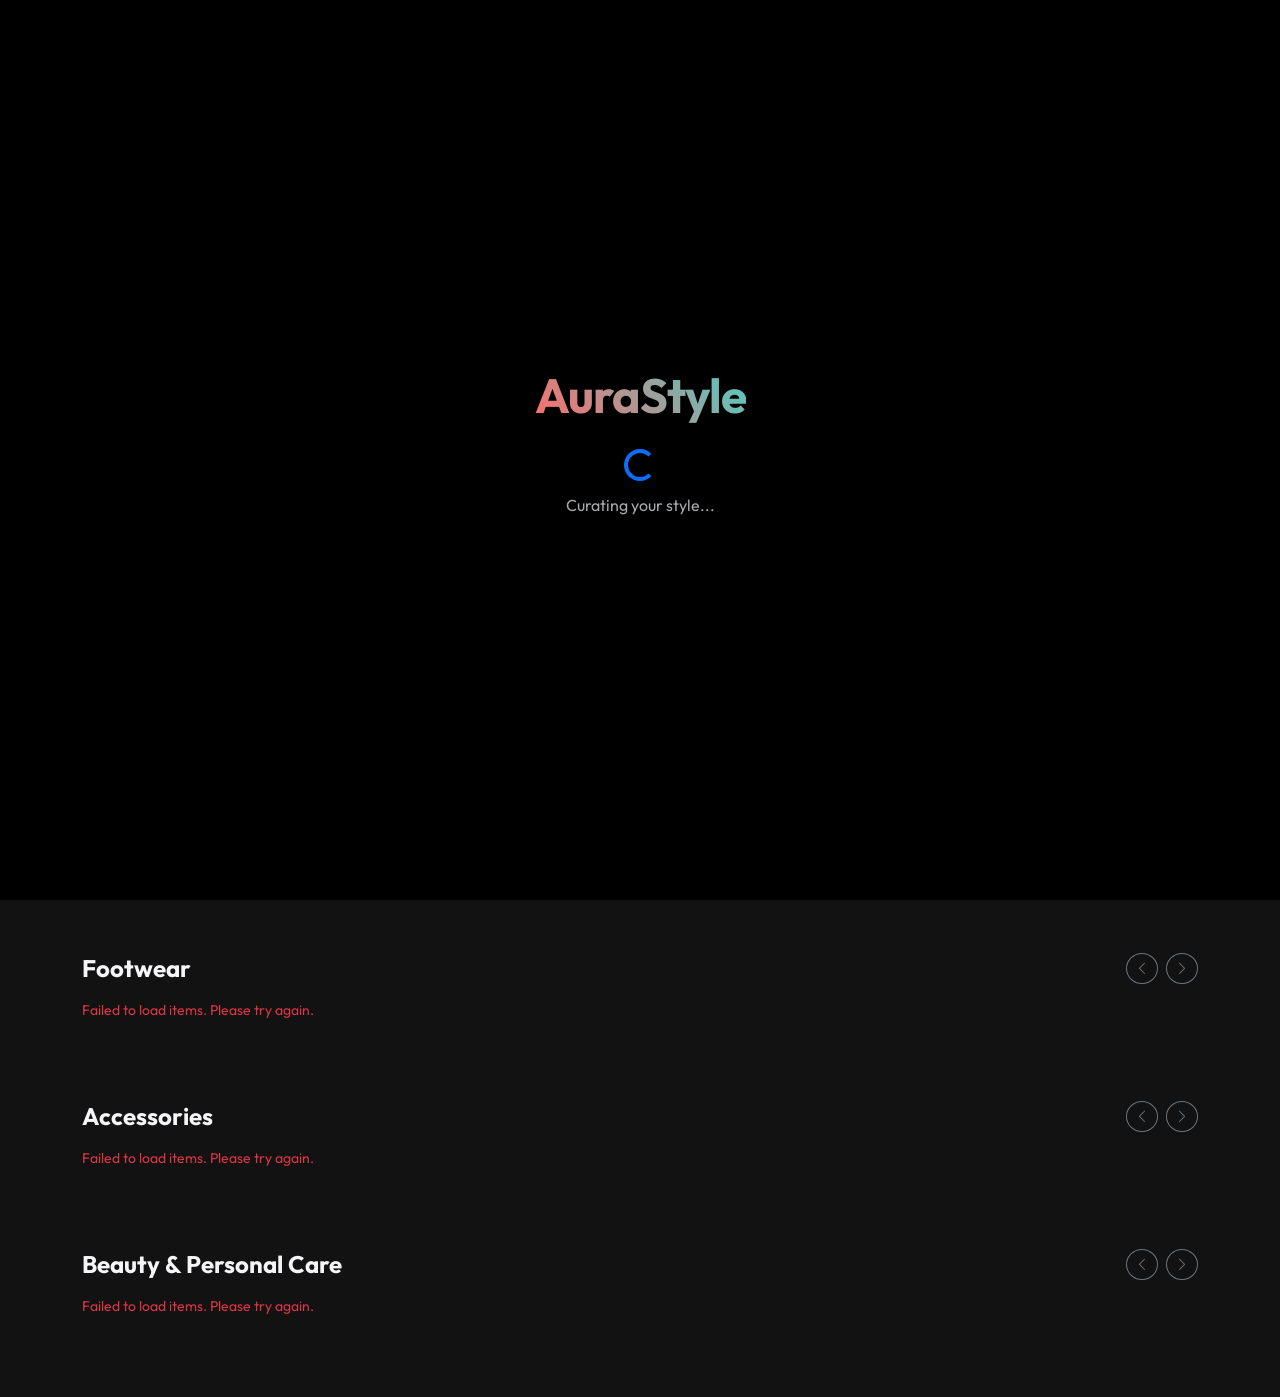
<file: frontend/index.html>
<!DOCTYPE html>
<html lang="en" data-bs-theme="light">
<head>
    <meta charset="UTF-8">
    <meta name="viewport" content="width=device-width, initial-scale=1.0">
    <title>AuraStyle - AI Fashion Discovery</title>
    <!-- Bootstrap 5 CSS -->
    <link href="https://cdn.jsdelivr.net/npm/bootstrap@5.3.2/dist/css/bootstrap.min.css" rel="stylesheet">
    <!-- Bootstrap Icons -->
    <link rel="stylesheet" href="https://cdn.jsdelivr.net/npm/bootstrap-icons@1.11.1/font/bootstrap-icons.css">
    <!-- Google Fonts -->
    <link href="https://fonts.googleapis.com/css2?family=Outfit:wght@300;400;500;600;700&display=swap" rel="stylesheet">
    <!-- Custom CSS -->
    <link rel="stylesheet" href="./css/style.css?v=2">
</head>
<body>

    <!-- Splash Screen -->
    <div id="splash-screen" class="splash-screen">
        <div class="splash-content text-center">
            <h1 class="splash-logo">AuraStyle</h1>
            <div class="spinner-border text-primary mt-3" role="status">
                <span class="visually-hidden">Loading...</span>
            </div>
            <p class="mt-2 text-muted">Curating your style...</p>
        </div>
    </div>

    <!-- Navigation -->
    <nav class="navbar navbar-expand-lg fixed-top glass-nav shadow-sm">
        <div class="container">
            <a class="navbar-brand fw-bold" href="#" id="nav-brand">AuraStyle</a>
            <button class="navbar-toggler" type="button" data-bs-toggle="collapse" data-bs-target="#navbarNav">
                <span class="navbar-toggler-icon"></span>
            </button>
            <div class="collapse navbar-collapse" id="navbarNav">
                <ul class="navbar-nav me-auto mb-2 mb-lg-0 px-3">
                    <li class="nav-item">
                        <a class="nav-link fw-bold" href="#" id="nav-home-link">Home</a>
                    </li>

                    <li class="nav-item d-none" id="nav-profile-item">
                        <span class="nav-link text-muted fw-medium" id="nav-username"></span>
                    </li>
                </ul>
                <div class="d-flex align-items-center gap-3">
                    <button class="btn btn-link nav-link" id="theme-toggle" title="Toggle Theme">
                        <i class="bi bi-moon-stars"></i>
                    </button>
                    <div id="auth-buttons" class="d-none"></div>
                    <div id="user-menu" class="d-none dropdown">
                        <button class="btn btn-link nav-link dropdown-toggle" type="button" data-bs-toggle="dropdown">
                            <i class="bi bi-person-circle fs-5"></i>
                        </button>
                        <ul class="dropdown-menu dropdown-menu-end">
                            <li><a class="dropdown-item" href="profile.html">Dashboard</a></li>
                            <li><a class="dropdown-item" href="profile.html">Favorites</a></li>
                            <li><hr class="dropdown-divider"></li>
                            <li><a class="dropdown-item text-danger" href="#" id="btn-logout">Logout</a></li>
                        </ul>
                    </div>
                </div>
        </div>
    </nav>

    <!-- Main Content Area -->
    <main class="container mt-5 pt-5 animate-fade-up" id="main-content">
        <!-- Hero & Search Section -->
        <section class="hero-section text-center py-5">
            <h1 class="display-4 fw-bold mb-3">Discover Your Aura</h1>
            <p class="lead text-muted mb-5">Search fashion with natural language or images using AI.</p>
            
            <div class="search-container mx-auto position-relative" style="max-width: 800px;">
                <div class="input-group input-group-lg shadow-sm search-box-wrapper glass-panel">
                    <input type="text" class="form-control border-0 bg-transparent px-4" id="search-input" placeholder="Search for products...">
                    <div class="d-flex align-items-center gap-2 border-start ps-3">
                        <button class="btn btn-link text-muted p-2" id="btn-voice-search" title="Voice Search"><i class="bi bi-mic-fill fs-5"></i></button>
                        <label for="image-upload-input" class="btn btn-link text-muted p-2 mb-0" title="Image Search"><i class="bi bi-camera-fill fs-5"></i></label>
                        <input type="file" id="image-upload-input" class="d-none" accept="image/*">
                        <button class="btn btn-light rounded-pill px-3" type="button" data-bs-toggle="offcanvas" data-bs-target="#filterOffcanvas">
                            <i class="bi bi-sliders me-1"></i> Filters
                        </button>
                        <button class="btn btn-primary rounded-pill px-4 py-2 fw-bold fs-5 shadow-sm" id="btn-search">Search</button>
                    </div>
                </div>
                
                <!-- Search Autocomplete Dropdown -->
                <div id="search-autocomplete-dropdown" class="position-absolute w-100 mt-2 rounded-4 shadow-lg d-none overflow-hidden text-start" style="z-index: 1000; top: 100%; background-color: var(--bg-color); border: 1px solid var(--border-color);">
                    <!-- Default State: Popular & Recent -->
                    <div id="autocomplete-default-state">
                        <div class="p-3 border-bottom d-none" id="recent-searches-container">
                            <span class="fw-bold text-muted small text-uppercase">Recent Searches</span>
                            <div id="recent-searches-list" class="list-group list-group-flush mt-2"></div>
                        </div>
                        <div class="p-3">
                            <span class="fw-bold text-muted small text-uppercase">Popular Searches</span>
                            <div id="popular-searches-list" class="d-flex flex-wrap gap-2 mt-2">
                                <span class="badge bg-secondary bg-opacity-10 text-body rounded-pill px-3 py-2 cursor-pointer popular-search-badge">Floral summer dress</span>
                                <span class="badge bg-secondary bg-opacity-10 text-body rounded-pill px-3 py-2 cursor-pointer popular-search-badge">Men's formal shoes</span>
                                <span class="badge bg-secondary bg-opacity-10 text-body rounded-pill px-3 py-2 cursor-pointer popular-search-badge">Kids winter jacket</span>
                                <span class="badge bg-secondary bg-opacity-10 text-body rounded-pill px-3 py-2 cursor-pointer popular-search-badge">Minimalist watch</span>
                            </div>
                        </div>
                    </div>
                    
                    <!-- Suggestions State (When typing) -->
                    <div id="autocomplete-suggestions-state" class="d-none">
                        <div class="p-3 border-bottom">
                            <span class="fw-bold text-muted small text-uppercase">Suggestions</span>
                        </div>
                        <div id="autocomplete-suggestions-list" class="list-group list-group-flush">
                            <!-- Items populated via JS -->
                        </div>
                    </div>
                </div>

                <div id="image-preview-container" class="d-none mt-3 text-start position-absolute bg-body-tertiary p-2 rounded shadow-sm" style="top: 100%; left: 0; z-index: 100;">
                    <div class="d-flex align-items-center gap-2">
                        <img id="image-preview" src="" alt="Preview" style="height: 60px; width: 60px; object-fit: cover; border-radius: 8px;">
                        <span class="text-muted small">Hybrid search active</span>
                        <button class="btn btn-sm btn-link text-danger ms-auto" id="btn-clear-image"><i class="bi bi-x-lg"></i></button>
                    </div>
                </div>
            </div>
        </section>

        <!-- Storefront Section (Dynamic Categories) -->
        <section class="storefront-section mt-5" id="storefront-section">
            <!-- Categories will be injected here by app.js -->
        </section>

        <!-- Search Results Section -->
        <section class="results-section mt-5 d-none" id="results-section">
            <div class="d-flex align-items-center mb-4 gap-3">
                <button class="btn btn-link text-decoration-none p-0" id="btn-back-from-results" title="Go Back">
                    <i class="bi bi-arrow-left fs-3" style="color: var(--text-color);"></i>
                </button>
                <h3 class="fw-bold mb-0">Results <span class="fs-6 fw-normal text-muted" id="results-count">(0)</span></h3>
            </div>
            <!-- Pinterest style masonry grid will be injected here -->
            <div class="masonry-grid" id="products-grid">
                <!-- Skeleton loader -->
            </div>
        </section>


    </main>

    <!-- Filter Offcanvas -->
    <div class="offcanvas offcanvas-end filter-offcanvas glass-panel" tabindex="-1" id="filterOffcanvas" aria-labelledby="filterOffcanvasLabel">
        <div class="offcanvas-header border-bottom border-secondary border-opacity-25">
            <h5 class="offcanvas-title fw-bold" id="filterOffcanvasLabel"><i class="bi bi-funnel me-2"></i> Refine Search</h5>
            <button type="button" class="btn-close" data-bs-dismiss="offcanvas" aria-label="Close"></button>
        </div>
        <div class="offcanvas-body">
            <form id="advanced-filter-form">
                <div class="mb-3">
                    <label class="form-label">Category / Product Type</label>
                    <select class="form-select" id="filter-category">
                        <option value="">All Categories</option>
                        <option value="Kurta">Ethnic Wear (Kurtas, Sets)</option>
                        <option value="Shirt">Shirts & Tops</option>
                        <option value="Pant|Trousers|Jeans">Bottoms (Pants, Jeans)</option>
                        <option value="Shoe|Footwear">Footwear</option>
                        <option value="Watch|Accessory">Accessories & Watches</option>
                        <option value="Suit|Blazer">Suits & Blazers</option>
                    </select>
                </div>
                <div class="mb-3">
                    <label class="form-label">Gender & Age</label>
                    <select class="form-select" id="filter-gender">
                        <option value="">Anyone</option>
                        <option value="Men">Men's Fashion</option>
                        <option value="Women">Women's Fashion</option>
                        <option value="Kids|Boys|Girls">Kids' Fashion</option>
                    </select>
                </div>
                <div class="mb-3">
                    <label class="form-label">Price Range</label>
                    <div class="d-flex gap-2">
                        <input type="number" class="form-control" id="filter-price-min" placeholder="Min ₹" min="0">
                        <input type="number" class="form-control" id="filter-price-max" placeholder="Max ₹" min="0">
                    </div>
                </div>
                <div class="mb-3">
                    <label class="form-label">Material</label>
                    <select class="form-select" id="filter-material">
                        <option value="">Any Material</option>
                        <option value="Cotton">Cotton</option>
                        <option value="Silk">Silk</option>
                        <option value="Denim">Denim</option>
                        <option value="Leather">Leather</option>
                    </select>
                </div>
                <div class="mb-3">
                    <label class="form-label">Color</label>
                    <input type="text" class="form-control" id="filter-color" placeholder="e.g. Red, Black, Navy">
                </div>
                <div class="mb-3 form-check">
                    <input type="checkbox" class="form-check-input" id="filter-sale">
                    <label class="form-check-label fw-medium" for="filter-sale">On Sale / Discounted</label>
                </div>
                <div class="mb-3 form-check">
                    <input type="checkbox" class="form-check-input" id="filter-trending">
                    <label class="form-check-label fw-medium" for="filter-trending">Trending Items Only</label>
                </div>
            </form>
        </div>
        <div class="offcanvas-footer p-3 border-top border-secondary border-opacity-25 d-flex gap-2">
            <button type="button" class="btn btn-outline-secondary w-50" id="btn-clear-filters">Clear All</button>
            <button type="button" class="btn btn-primary w-50" id="btn-apply-filters" data-bs-dismiss="offcanvas">Apply Filters</button>
        </div>
    </div>

    <!-- Toast Container -->
    <div class="toast-container position-fixed bottom-0 end-0 p-3">
        <div id="appToast" class="toast border-0 shadow" role="alert" aria-live="assertive" aria-atomic="true">
            <div class="toast-header border-0">
                <i class="bi bi-check-circle-fill text-success me-2" id="toast-icon"></i>
                <strong class="me-auto" id="toast-title">Notification</strong>
                <button type="button" class="btn-close" data-bs-dismiss="toast" aria-label="Close"></button>
            </div>
            <div class="toast-body fw-medium" id="toast-message"></div>
        </div>
    </div>

    <!-- Image Preview Modal -->
    <div class="modal fade" id="imagePreviewModal" tabindex="-1" aria-hidden="true">
        <div class="modal-dialog modal-dialog-centered modal-xl">
            <div class="modal-content bg-transparent border-0">
                <div class="modal-header border-0 position-absolute w-100 p-4" style="z-index: 10;">
                    <button type="button" class="btn btn-dark rounded-circle shadow ms-auto d-flex justify-content-center align-items-center" data-bs-dismiss="modal" aria-label="Close" style="width: 40px; height: 40px;">
                        <i class="bi bi-x-lg fs-5"></i>
                    </button>
                </div>
                <div class="modal-body text-center p-0 d-flex justify-content-center align-items-center" style="min-height: 50vh;">
                    <img id="previewModalImage" src="" class="img-fluid shadow-lg" style="max-height: 90vh; object-fit: contain;">
                </div>
            </div>
        </div>
    </div>

    <!-- Bootstrap 5 JS -->
    <script src="https://cdn.jsdelivr.net/npm/bootstrap@5.3.2/dist/js/bootstrap.bundle.min.js"></script>
    <!-- Custom JS -->
    <script src="./js/api.js?v=2"></script>
    <script src="./js/app.js?v=2"></script>
</body>
</html>
</file>
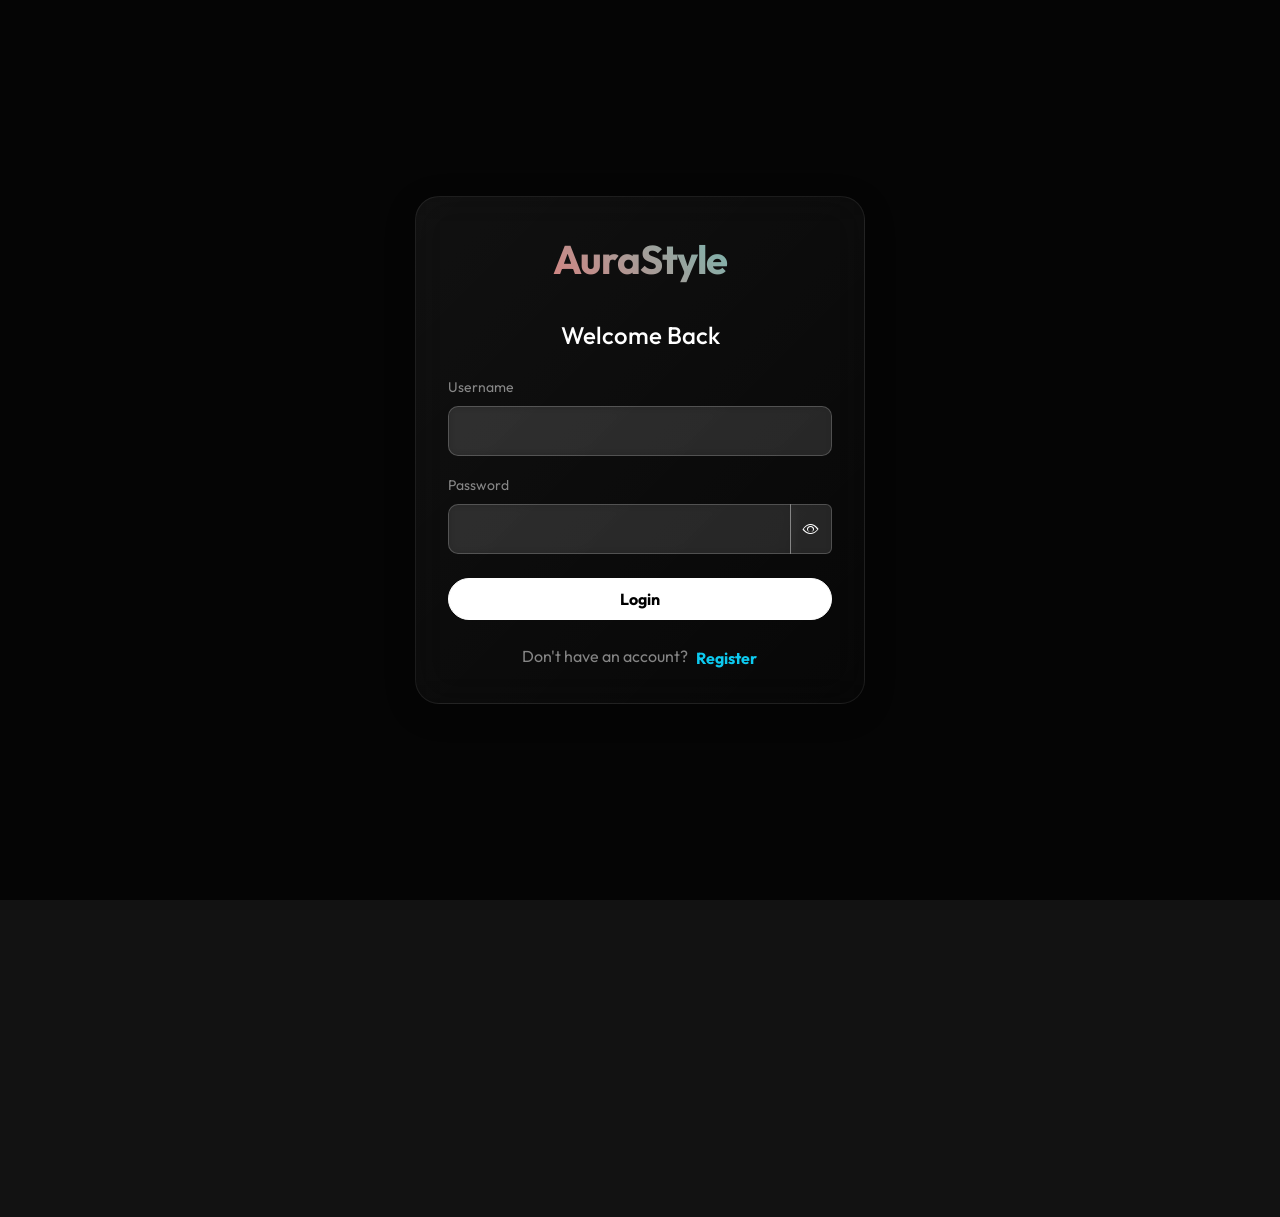
<file: frontend/auth.html>
<!DOCTYPE html>
<html lang="en" data-bs-theme="dark">
<head>
    <meta charset="UTF-8">
    <meta name="viewport" content="width=device-width, initial-scale=1.0">
    <title>AuraStyle - Authentication</title>
    <link href="https://cdn.jsdelivr.net/npm/bootstrap@5.3.2/dist/css/bootstrap.min.css" rel="stylesheet">
    <link rel="stylesheet" href="https://cdn.jsdelivr.net/npm/bootstrap-icons@1.11.1/font/bootstrap-icons.css">
    <link href="https://fonts.googleapis.com/css2?family=Outfit:wght@300;400;500;600;700&display=swap" rel="stylesheet">
    <link rel="stylesheet" href="./css/style.css">
    <style>
        body {
            min-height: 100vh;
            display: flex;
            align-items: center;
            justify-content: center;
            margin: 0;
            padding: 1rem;
        }

        .auth-container {
            width: 100%;
            max-width: 450px;
            padding: 2rem;
            border-radius: 24px;
            position: relative;
            z-index: 10;
        }



        .form-section {
            transition: opacity 0.4s ease, transform 0.4s ease;
        }

        .form-section.hidden {
            opacity: 0;
            transform: translateX(20px);
            pointer-events: none;
            position: absolute;
            width: calc(100% - 4rem);
        }

        .auth-logo {
            font-size: 2.5rem;
            font-weight: 700;
            letter-spacing: -1px;
            background: linear-gradient(45deg, #ff6b6b, #4ecdc4);
            -webkit-background-clip: text;
            -webkit-text-fill-color: transparent;
            text-align: center;
            margin-bottom: 2rem;
        }

        .auth-input {
            background: rgba(255, 255, 255, 0.1) !important;
            border: 1px solid rgba(255, 255, 255, 0.2) !important;
            color: #fff !important;
            backdrop-filter: blur(5px);
        }

        .auth-input::placeholder {
            color: rgba(255, 255, 255, 0.6) !important;
        }

        .auth-input:focus {
            box-shadow: 0 0 0 0.25rem rgba(78, 205, 196, 0.25) !important;
            border-color: #4ecdc4 !important;
        }
    </style>
</head>
<body>
    <div class="glass-panel auth-container animate-fade-up">
        <div class="auth-logo">AuraStyle</div>
        
        <!-- Login Form -->
        <div id="login-section" class="form-section">
            <h4 class="text-white text-center mb-4">Welcome Back</h4>
            <form id="login-form">
                <div class="mb-3">
                    <label class="form-label text-white-50 small">Username</label>
                    <input type="text" class="form-control auth-input" id="login-username" required>
                </div>
                <div class="mb-4 position-relative">
                    <label class="form-label text-white-50 small">Password</label>
                    <div class="input-group">
                        <input type="password" class="form-control auth-input border-end-0" id="login-password" required>
                        <button class="btn btn-outline-secondary auth-input border-start-0 toggle-password" type="button"><i class="bi bi-eye"></i></button>
                    </div>
                </div>
                <button type="submit" class="btn btn-primary w-100 py-2 fw-bold" id="login-submit-btn">Login</button>
            </form>
            <div class="text-center mt-4">
                <span class="text-white-50">Don't have an account?</span>
                <button class="btn btn-link text-info text-decoration-none p-0 ms-1 fw-bold" id="show-register">Register</button>
            </div>
        </div>

        <!-- Register Form -->
        <div id="register-section" class="form-section hidden">
            <h4 class="text-white text-center mb-4">Create Account</h4>
            <form id="register-form">
                <div class="mb-3">
                    <label class="form-label text-white-50 small">Username</label>
                    <input type="text" class="form-control auth-input" id="reg-username" required>
                </div>
                <div class="mb-3">
                    <label class="form-label text-white-50 small">Email address</label>
                    <input type="email" class="form-control auth-input" id="reg-email" required>
                </div>
                <div class="mb-3 position-relative">
                    <label class="form-label text-white-50 small">Password</label>
                    <div class="input-group">
                        <input type="password" class="form-control auth-input border-end-0" id="reg-password" required minlength="8">
                        <button class="btn btn-outline-secondary auth-input border-start-0 toggle-password" type="button"><i class="bi bi-eye"></i></button>
                    </div>
                </div>
                <div class="mb-4 position-relative">
                    <label class="form-label text-white-50 small">Confirm Password</label>
                    <div class="input-group">
                        <input type="password" class="form-control auth-input border-end-0" id="reg-password-confirm" required minlength="8">
                        <button class="btn btn-outline-secondary auth-input border-start-0 toggle-password" type="button"><i class="bi bi-eye"></i></button>
                    </div>
                </div>
                <button type="submit" class="btn btn-primary w-100 py-2 fw-bold" id="reg-submit-btn">Register</button>
            </form>
            <div class="text-center mt-4">
                <span class="text-white-50">Already have an account?</span>
                <button class="btn btn-link text-info text-decoration-none p-0 ms-1 fw-bold" id="show-login">Login</button>
            </div>
        </div>
    </div>

    <!-- Toast Container -->
    <div class="toast-container position-fixed bottom-0 end-0 p-3"></div>

    <!-- Bootstrap Bundle -->
    <script src="https://cdn.jsdelivr.net/npm/bootstrap@5.3.2/dist/js/bootstrap.bundle.min.js"></script>
    <script src="./js/api.js"></script>
    <script src="./js/auth.js"></script>
</body>
</html>
</file>
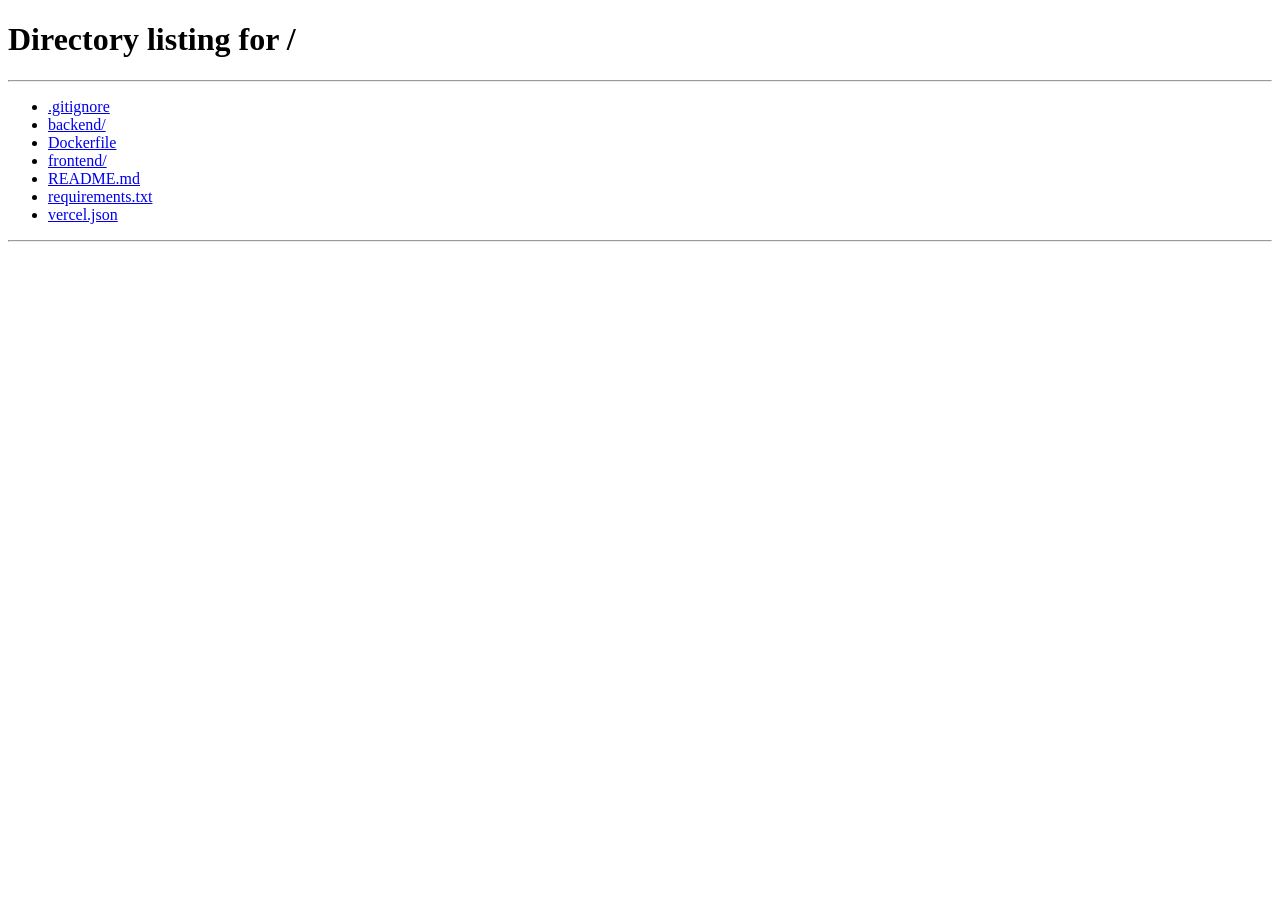
<file: frontend/profile.html>
<!DOCTYPE html>
<html lang="en" data-bs-theme="dark">
<head>
    <meta charset="UTF-8">
    <meta name="viewport" content="width=device-width, initial-scale=1.0">
    <title>AuraStyle - Premium Dashboard</title>
    <link href="https://cdn.jsdelivr.net/npm/bootstrap@5.3.2/dist/css/bootstrap.min.css" rel="stylesheet">
    <link rel="stylesheet" href="https://cdn.jsdelivr.net/npm/bootstrap-icons@1.11.1/font/bootstrap-icons.css">
    <link href="https://fonts.googleapis.com/css2?family=Outfit:wght@300;400;500;600;700&display=swap" rel="stylesheet">
    <link rel="stylesheet" href="./css/style.css?v=2">
</head>
<body>

    <!-- Navigation -->
    <nav class="navbar navbar-expand-lg fixed-top glass-nav shadow-sm">
        <div class="container">
            <a class="navbar-brand fw-bold" href="/">AuraStyle</a>
            <div class="d-flex align-items-center gap-3 ms-auto">
                <button class="btn btn-link nav-link" id="theme-toggle" title="Toggle Theme">
                    <i class="bi bi-moon-stars"></i>
                </button>
                <div class="dropdown">
                    <button class="btn btn-link nav-link dropdown-toggle" type="button" data-bs-toggle="dropdown">
                        <i class="bi bi-person-circle fs-5"></i>
                    </button>
                    <ul class="dropdown-menu dropdown-menu-end shadow border-0">
                        <li><a class="dropdown-item active" href="#">Dashboard</a></li>
                        <li><a class="dropdown-item" href="/">Search & Discover</a></li>
                        <li><hr class="dropdown-divider"></li>
                        <li><a class="dropdown-item text-danger" href="#" id="btn-logout">Logout</a></li>
                    </ul>
                </div>
            </div>
        </div>
    </nav>

    <!-- Dashboard Layout -->
    <main class="container mt-5 pt-5 animate-fade-up">
        <div class="row g-4">
            <!-- Sidebar -->
            <div class="col-lg-3">
                <div class="card glass-panel border-0 sticky-top" style="top: 80px;">
                    <div class="card-body p-4 text-center">
                        <div class="mb-3 position-relative d-inline-block">
                            <img src="https://ui-avatars.com/api/?name=User&background=random&color=fff&size=100" id="profile-avatar" class="rounded-circle shadow-sm" alt="Profile">
                        </div>
                        <h5 class="fw-bold mb-0" id="profile-name">Loading...</h5>
                        <p class="text-muted small mb-4" id="profile-email">loading@aurastyle.com</p>
                        
                        <div class="nav flex-column nav-pills text-start" id="v-pills-tab" role="tablist" aria-orientation="vertical">
                            <button class="nav-link active rounded-pill mb-2 text-start px-4 sidebar-nav-btn" data-target-tab="tab-overview" type="button" id="nav-overview-btn">
                                <i class="bi bi-grid me-2"></i> Overview
                            </button>
                            <button class="nav-link rounded-pill mb-2 text-start px-4 sidebar-nav-btn" data-target-tab="tab-settings" type="button">
                                <i class="bi bi-gear me-2"></i> Settings
                            </button>
                            <hr class="text-white-50 my-3">
                            <button class="nav-link rounded-pill text-start px-4 text-danger fw-bold" id="btn-sidebar-logout" type="button">
                                <i class="bi bi-box-arrow-right me-2"></i> Logout
                            </button>
                        </div>
                    </div>
                </div>
            </div>

            <!-- Main Content Area -->
            <div class="col-lg-9">
                <div class="tab-content" id="v-pills-tabContent">
                    
                    <!-- Overview Tab -->
                    <div class="tab-pane fade show active" id="tab-overview">
                        <div class="d-flex align-items-center mb-4 gap-3">
                            <a href="/" class="btn btn-link text-decoration-none p-0 text-muted" title="Back to Home">
                                <i class="bi bi-arrow-left fs-4"></i>
                            </a>
                            <h3 class="fw-bold mb-0">Welcome back, <span id="welcome-name">...</span>!</h3>
                        </div>
                        
                        <div class="row g-4 mb-5">
                            <div class="col-md-4">
                                <div class="card glass-card h-100 text-center p-4 overview-nav-card" data-target-tab="tab-favorites" style="cursor: pointer;">
                                    <i class="bi bi-heart-fill fs-1 mb-2 text-danger opacity-75"></i>
                                    <h2 class="fw-bold mb-0" id="stat-favorites">0</h2>
                                    <p class="mb-0 opacity-75 text-muted">Saved Items</p>
                                </div>
                            </div>
                            <div class="col-md-4">
                                <div class="card glass-card h-100 text-center p-4 overview-nav-card" data-target-tab="tab-history" style="cursor: pointer;">
                                    <i class="bi bi-search fs-1 mb-2 text-info opacity-75"></i>
                                    <h2 class="fw-bold mb-0" id="stat-searches">0</h2>
                                    <p class="mb-0 opacity-75 text-muted">AI Searches</p>
                                </div>
                            </div>
                            <div class="col-md-4">
                                <div class="card glass-card h-100 text-center p-4 overview-nav-card" data-target-tab="tab-addresses" style="cursor: pointer;">
                                    <i class="bi bi-geo-alt-fill fs-1 mb-2 text-warning opacity-75"></i>
                                    <h2 class="fw-bold mb-0" id="stat-addresses">0</h2>
                                    <p class="mb-0 opacity-75 text-muted">Addresses</p>
                                </div>
                            </div>
                        </div>

                        <h4 class="fw-bold mb-3">Recently Viewed</h4>
                        <div class="alert alert-secondary border-0" role="alert">
                            <i class="bi bi-info-circle me-2"></i> Start discovering new styles to populate your recently viewed history!
                        </div>
                    </div>

                    <!-- Favorites Tab -->
                    <div class="tab-pane fade" id="tab-favorites">
                        <div class="d-flex justify-content-between align-items-center mb-4">
                            <div class="d-flex align-items-center gap-3">
                                <button class="btn btn-link text-decoration-none p-0 text-muted btn-back-to-overview" title="Back to Overview">
                                    <i class="bi bi-arrow-left fs-4"></i>
                                </button>
                                <h3 class="fw-bold mb-0">Your Wishlist</h3>
                            </div>
                        </div>
                        <div class="row row-cols-1 row-cols-md-3 g-4" id="favorites-grid">
                            <div class="col w-100 text-center py-5 text-muted">
                                <div class="spinner-border mb-3"></div>
                                <p>Loading your favorite styles...</p>
                            </div>
                        </div>
                    </div>

                    <!-- Search History Tab -->
                    <div class="tab-pane fade" id="tab-history">
                        <div class="d-flex justify-content-between align-items-center mb-4">
                            <div class="d-flex align-items-center gap-3">
                                <button class="btn btn-link text-decoration-none p-0 text-muted btn-back-to-overview" title="Back to Overview">
                                    <i class="bi bi-arrow-left fs-4"></i>
                                </button>
                                <h3 class="fw-bold mb-0">AI Search History</h3>
                            </div>
                            <button class="btn btn-outline-danger rounded-pill fw-bold" id="btn-clear-all-trigger">
                                <i class="bi bi-trash3 me-1"></i> Clear All
                            </button>
                        </div>
                        <div class="card glass-panel">
                            <div class="card-body p-0">
                                <div class="list-group list-group-flush border-0" id="history-list">
                                    <div class="text-center py-5 text-muted">
                                        <div class="spinner-border mb-3"></div>
                                        <p>Loading your discovery journey...</p>
                                    </div>
                                </div>
                            </div>
                        </div>
                    </div>

                    <!-- Addresses Tab -->
                    <div class="tab-pane fade" id="tab-addresses">
                        <div class="d-flex justify-content-between align-items-center mb-4">
                            <div class="d-flex align-items-center gap-3">
                                <button class="btn btn-link text-decoration-none p-0 text-muted btn-back-to-overview" title="Back to Overview">
                                    <i class="bi bi-arrow-left fs-4"></i>
                                </button>
                                <h3 class="fw-bold mb-0">Delivery Addresses</h3>
                            </div>
                            <button class="btn btn-primary rounded-pill fw-bold" data-bs-toggle="modal" data-bs-target="#addAddressModal">
                                <i class="bi bi-plus-lg me-1"></i> Add New Address
                            </button>
                        </div>
                        <div class="row g-4" id="addresses-grid">
                            <div class="col w-100 text-center py-5 text-muted">
                                <div class="spinner-border mb-3"></div>
                                <p>Loading your addresses...</p>
                            </div>
                        </div>
                    </div>

                    <!-- Settings Tab -->
                    <div class="tab-pane fade" id="tab-settings">
                        <div class="d-flex align-items-center mb-4 gap-3">
                            <button class="btn btn-link text-decoration-none p-0 text-muted btn-back-to-overview" title="Back to Overview">
                                <i class="bi bi-arrow-left fs-4"></i>
                            </button>
                            <h3 class="fw-bold mb-0">Account Settings</h3>
                        </div>
                        <div class="card glass-panel mb-4">
                            <div class="card-body p-4">
                                <h5 class="fw-bold mb-3">Personal Information</h5>
                                <form id="settings-form">
                                    <div class="row g-3 mb-3">
                                        <div class="col-md-6">
                                            <label class="form-label text-muted small">Username</label>
                                            <input type="text" class="form-control" id="set-username" disabled>
                                        </div>
                                        <div class="col-md-6">
                                            <label class="form-label text-muted small">Email Address</label>
                                            <input type="email" class="form-control" id="set-email" disabled>
                                        </div>
                                    </div>
                                    <p class="text-muted small mb-0"><i class="bi bi-info-circle me-1"></i> For security reasons, email and username cannot be changed currently.</p>
                                </form>
                            </div>
                        </div>
                        
                        <div class="card glass-panel border-danger">
                            <div class="card-body p-4">
                                <h5 class="fw-bold mb-1 text-danger">Danger Zone</h5>
                                <p class="text-muted small mb-3">Once you delete your account, there is no going back. Please be certain.</p>
                                <button class="btn btn-outline-danger" data-bs-toggle="modal" data-bs-target="#deleteAccountConfirmModal">Delete Account</button>
                            </div>
                        </div>
                    </div>

                </div>
            </div>
        </div>
    </main>

    <!-- Add Address Modal -->
    <div class="modal fade" id="addAddressModal" tabindex="-1">
        <div class="modal-dialog modal-dialog-centered">
            <div class="glass-panel border-0 shadow p-0">
                <div class="modal-header border-0 pb-0">
                    <h5 class="modal-title fw-bold">New Address</h5>
                    <button type="button" class="btn-close" data-bs-dismiss="modal"></button>
                </div>
                <div class="modal-body p-4">
                    <form id="address-form">
                        <div class="mb-3">
                            <label class="form-label">Title (e.g., Home, Work)</label>
                            <input type="text" class="form-control" id="addr-title" required>
                        </div>
                        <div class="mb-3">
                            <label class="form-label">Street Address</label>
                            <input type="text" class="form-control" id="addr-street" required>
                        </div>
                        <div class="row g-3 mb-3">
                            <div class="col-md-6">
                                <label class="form-label">City</label>
                                <input type="text" class="form-control" id="addr-city" required>
                            </div>
                            <div class="col-md-6">
                                <label class="form-label">State</label>
                                <input type="text" class="form-control" id="addr-state" required>
                            </div>
                        </div>
                        <div class="row g-3 mb-4">
                            <div class="col-md-6">
                                <label class="form-label">Postal Code</label>
                                <input type="text" class="form-control" id="addr-zip" required>
                            </div>
                            <div class="col-md-6">
                                <label class="form-label">Country</label>
                                <input type="text" class="form-control" id="addr-country" value="India" required>
                            </div>
                        </div>
                        <div class="form-check mb-4">
                            <input class="form-check-input" type="checkbox" id="addr-default">
                            <label class="form-check-label" for="addr-default">Set as default address</label>
                        </div>
                        <button type="submit" class="btn btn-primary w-100 py-2 fw-bold" id="btn-save-address">Save Address</button>
                    </form>
                </div>
            </div>
        </div>
    </div>

    <!-- Clear History Modal -->
    <div class="modal fade" id="clearHistoryModal" tabindex="-1">
        <div class="modal-dialog modal-dialog-centered">
            <div class="glass-panel border-0 shadow p-0">
                <div class="modal-header border-0 pb-0">
                    <h5 class="modal-title fw-bold text-danger">Clear Search History</h5>
                    <button type="button" class="btn-close" data-bs-dismiss="modal"></button>
                </div>
                <div class="modal-body p-4">
                    <p>Are you sure you want to clear your entire search history? This action cannot be undone.</p>
                    <div class="d-flex gap-2 justify-content-end mt-4">
                        <button type="button" class="btn btn-light rounded-pill px-4 fw-bold" data-bs-dismiss="modal">Cancel</button>
                        <button type="button" class="btn btn-danger rounded-pill px-4 fw-bold" id="btn-confirm-clear-history">Clear History</button>
                    </div>
                </div>
            </div>
        </div>
    </div>

    <!-- Toast Container -->
    <div class="toast-container position-fixed bottom-0 end-0 p-3">
        <div id="appToast" class="toast border-0 shadow" role="alert" aria-live="assertive" aria-atomic="true">
            <div class="toast-header border-0">
                <i class="bi bi-check-circle-fill text-success me-2" id="toast-icon"></i>
                <strong class="me-auto" id="toast-title">Notification</strong>
                <button type="button" class="btn-close" data-bs-dismiss="toast"></button>
            </div>
            <div class="toast-body fw-medium" id="toast-message"></div>
        </div>
    </div>

    <!-- Image Preview Modal -->
    <div class="modal fade" id="imagePreviewModal" tabindex="-1" aria-hidden="true">
        <div class="modal-dialog modal-dialog-centered modal-xl">
            <div class="modal-content bg-transparent border-0">
                <div class="modal-header border-0 position-absolute w-100 p-4" style="z-index: 10;">
                    <button type="button" class="btn btn-dark rounded-circle shadow ms-auto d-flex justify-content-center align-items-center" data-bs-dismiss="modal" aria-label="Close" style="width: 40px; height: 40px;">
                        <i class="bi bi-x-lg fs-5"></i>
                    </button>
                </div>
                <div class="modal-body text-center p-0 d-flex justify-content-center align-items-center" style="min-height: 50vh;">
                    <img id="previewModalImage" src="" class="img-fluid shadow-lg" style="max-height: 90vh; object-fit: contain;">
                </div>
            </div>
        </div>
    </div>
    <!-- Delete Account Confirmation Modal -->
    <div class="modal fade" id="deleteAccountConfirmModal" tabindex="-1">
        <div class="modal-dialog modal-dialog-centered">
            <div class="glass-panel border-0 shadow p-0" style="border-radius: 16px;">
                <div class="modal-header border-0 pb-0">
                    <h5 class="modal-title fw-bold text-danger">Delete Account</h5>
                    <button type="button" class="btn-close" data-bs-dismiss="modal"></button>
                </div>
                <div class="modal-body p-4 text-center">
                    <i class="bi bi-exclamation-triangle text-danger fs-1 mb-3"></i>
                    <p class="mb-0">Are you sure you want to permanently delete your account? This action cannot be undone.</p>
                </div>
                <div class="modal-footer border-0 pt-0 d-flex justify-content-center gap-3">
                    <button type="button" class="btn btn-light rounded-pill px-4 fw-bold" data-bs-dismiss="modal">No, Keep My Account</button>
                    <button type="button" class="btn btn-danger rounded-pill px-4 fw-bold" id="btn-delete-continue">Yes, Continue</button>
                </div>
            </div>
        </div>
    </div>

    <!-- Delete Account Password Verification Modal -->
    <div class="modal fade" id="deleteAccountPasswordModal" tabindex="-1">
        <div class="modal-dialog modal-dialog-centered">
            <div class="glass-panel border-0 shadow p-0" style="border-radius: 16px;">
                <div class="modal-header border-0 pb-0">
                    <h5 class="modal-title fw-bold text-danger">Verify Password</h5>
                    <button type="button" class="btn-close" data-bs-dismiss="modal"></button>
                </div>
                <div class="modal-body p-4">
                    <p class="text-muted small mb-3">Please enter your password to confirm account deletion.</p>
                    <form id="delete-password-form">
                        <div class="mb-3 position-relative">
                            <input type="password" class="form-control" id="delete-password-input" placeholder="Enter your password" required>
                            <button type="button" class="btn btn-link position-absolute end-0 top-50 translate-middle-y text-muted toggle-password" style="z-index: 10;">
                                <i class="bi bi-eye"></i>
                            </button>
                        </div>
                    </form>
                </div>
                <div class="modal-footer border-0 pt-0 d-flex gap-2">
                    <button type="button" class="btn btn-light rounded-pill flex-grow-1 fw-bold" data-bs-dismiss="modal">Cancel</button>
                    <button type="button" class="btn btn-danger rounded-pill flex-grow-1 fw-bold" id="btn-verify-delete">
                        <span>Verify & Delete</span>
                    </button>
                </div>
            </div>
        </div>
    </div>

    <script src="https://cdn.jsdelivr.net/npm/bootstrap@5.3.0/dist/js/bootstrap.bundle.min.js"></script>
    <script src="./js/api.js?v=2"></script>
    <script src="./js/profile.js?v=2"></script>
</body>
</html>
</file>
<file: frontend/css/style.css>
:root {
    --primary: #1A1A1A;
    --primary-hover: #333333;
    --bg-color: #ffffff;
    --text-color: #1c1c1e;
    --surface-color: #f8f9fa;
    --border-color: #e5e5ea;
    --card-shadow: 0 8px 30px rgba(0,0,0,0.08);
    --transition: all 0.3s cubic-bezier(0.25, 0.8, 0.25, 1);
}

[data-bs-theme="dark"] {
    --primary: #ffffff;
    --primary-hover: #e0e0e0;
    --bg-color: #000000;
    --text-color: #f5f5f7;
    --surface-color: #121212;
    --border-color: #2c2c2e;
    --card-shadow: 0 8px 30px rgba(255,255,255,0.05);
}

body {
    font-family: 'Outfit', sans-serif;
    background-color: var(--bg-color);
    color: var(--text-color);
    transition: background-color 0.3s ease, color 0.3s ease;
    overflow-x: hidden;
}

/* Glassmorphism Classes */
.glass-panel {
}

[data-bs-theme="dark"] body {
    background: url('https://images.unsplash.com/photo-1490481651871-ab68de25d43d?q=80&w=2070&auto=format&fit=crop') no-repeat center center fixed;
    background-size: cover;
}

[data-bs-theme="dark"] body::before {
    content: '';
    position: fixed;
    top: 0; left: 0; right: 0; bottom: 0;
    background: rgba(0, 0, 0, 0.7);
    backdrop-filter: blur(8px);
    -webkit-backdrop-filter: blur(8px);
    z-index: -1;
}

[data-bs-theme="light"] body {
    background: url('https://images.unsplash.com/photo-1490481651871-ab68de25d43d?q=80&w=2070&auto=format&fit=crop') no-repeat center center fixed;
    background-size: cover;
}

[data-bs-theme="light"] body::before {
    content: '';
    position: fixed;
    top: 0; left: 0; right: 0; bottom: 0;
    background: rgba(255, 255, 255, 0.65);
    backdrop-filter: blur(12px);
    -webkit-backdrop-filter: blur(12px);
    z-index: -1;
}

@keyframes fadeInUp {
    from {
        opacity: 0;
        transform: translateY(20px);
    }
    to {
        opacity: 1;
        transform: translateY(0);
    }
}

.animate-fade-up {
    animation: fadeInUp 0.6s cubic-bezier(0.16, 1, 0.3, 1) forwards;
}

/* Splash Screen */
.splash-screen {
    position: fixed;
    top: 0;
    left: 0;
    width: 100%;
    height: 100%;
    background-color: var(--bg-color);
    z-index: 9999;
    display: flex;
    justify-content: center;
    align-items: center;
    transition: opacity 0.5s ease, visibility 0.5s ease;
}

.splash-logo {
    font-size: 3rem;
    font-weight: 700;
    letter-spacing: -1px;
    background: linear-gradient(45deg, #ff6b6b, #4ecdc4);
    -webkit-background-clip: text;
    -webkit-text-fill-color: transparent;
    animation: pulse 2s infinite;
}

@keyframes pulse {
    0% { transform: scale(1); }
    50% { transform: scale(1.05); }
    100% { transform: scale(1); }
}

/* Navbar */
.navbar {
    background-color: rgba(var(--bg-color), 0.8) !important;
    backdrop-filter: blur(10px);
    border-bottom: 1px solid var(--border-color);
}

.navbar-brand {
    font-size: 1.5rem;
    background: linear-gradient(45deg, #ff6b6b, #4ecdc4);
    -webkit-background-clip: text;
    -webkit-text-fill-color: transparent;
}

/* Search Box */
.search-box-wrapper {
    border-radius: 50px;
    background-color: var(--surface-color);
    border: 1px solid var(--border-color);
    overflow: hidden;
    transition: var(--transition);
}

.search-box-wrapper:focus-within {
    box-shadow: 0 0 0 3px rgba(78, 205, 196, 0.25);
    border-color: #4ecdc4;
}

.search-box-wrapper input {
    color: var(--text-color);
}
.search-box-wrapper input::placeholder {
    color: #999;
}

/* Search History */
.history-item {
    transition: background-color 0.2s ease;
}
.history-item:hover {
    background-color: rgba(0, 0, 0, 0.05) !important;
}
[data-bs-theme="dark"] .history-item:hover {
    background-color: rgba(255, 255, 255, 0.05) !important;
}

/* Masonry Grid */
.masonry-grid {
    column-count: 1;
    column-gap: 1.5rem;
}

@media (min-width: 576px) { .masonry-grid { column-count: 2; } }
@media (min-width: 768px) { .masonry-grid { column-count: 3; } }
@media (min-width: 1200px) { .masonry-grid { column-count: 4; } }

.product-card {
    break-inside: avoid;
    margin-bottom: 1.5rem;
    background-color: var(--surface-color);
    border-radius: 16px;
    overflow: hidden;
    border: 1px solid var(--border-color);
    box-shadow: var(--card-shadow);
    transition: var(--transition);
    position: relative;
    cursor: pointer;
}

.product-card:hover {
    transform: translateY(-5px);
    box-shadow: 0 10px 30px rgba(0,0,0,0.1);
}

.product-card img {
    width: 100%;
    height: auto;
    display: block;
    object-fit: cover;
}

.product-info {
    padding: 1rem;
}

.similarity-badge {
    position: absolute;
    top: 10px;
    left: 10px;
    background-color: rgba(255,255,255,0.9);
    color: #000;
    padding: 4px 8px;
    border-radius: 20px;
    font-size: 0.75rem;
    font-weight: 600;
    backdrop-filter: blur(5px);
}

[data-bs-theme="dark"] .similarity-badge {
    background-color: rgba(0,0,0,0.8);
    color: #fff;
}

.btn-primary {
    background-color: var(--primary);
    border-color: var(--primary);
    color: var(--bg-color);
    border-radius: 50px;
    font-weight: 500;
    padding: 0.5rem 1.5rem;
    transition: var(--transition);
}
.btn-primary:hover {
    background-color: var(--primary-hover);
    border-color: var(--primary-hover);
    transform: translateY(-1px);
    box-shadow: 0 4px 12px rgba(0,0,0,0.15);
}

.btn-outline-primary {
    color: var(--primary);
    border-color: var(--primary);
    border-radius: 50px;
    font-weight: 500;
    padding: 0.5rem 1.5rem;
    transition: var(--transition);
}
.btn-outline-primary:hover {
    background-color: var(--primary);
    color: var(--bg-color);
    transform: translateY(-1px);
}

.modal-content {
    background-color: var(--surface-color);
    border-radius: 20px;
}

.form-control {
    background-color: var(--bg-color);
    border-color: var(--border-color);
    color: var(--text-color);
    padding: 0.75rem 1rem;
    border-radius: 10px;
}
.form-control:focus {
    background-color: var(--bg-color);
    color: var(--text-color);
    border-color: var(--primary);
    box-shadow: 0 0 0 3px rgba(128,128,128,0.2);
}

/* Toast Container */
.toast-container {
    z-index: 1055;
}
.toast {
    background-color: var(--surface-color);
    color: var(--text-color);
    border: 1px solid var(--border-color);
    border-radius: 12px;
}
.toast-header {
    background-color: rgba(0,0,0,0.03);
    color: var(--text-color);
    border-bottom: 1px solid var(--border-color);
}
[data-bs-theme="dark"] .toast-header {
    background-color: rgba(255,255,255,0.05);
}

/* Auth Buttons consistency */
#auth-buttons .btn {
    min-width: 100px;
}

/* Glassmorphism Utilities */
.glass-panel {
    background: rgba(255, 255, 255, 0.05);
    backdrop-filter: blur(20px);
    -webkit-backdrop-filter: blur(20px);
    border: 1px solid rgba(255, 255, 255, 0.15);
    box-shadow: 0 8px 32px rgba(0, 0, 0, 0.2);
    border-radius: 24px;
}

[data-bs-theme="dark"] .glass-panel {
    background: linear-gradient(135deg, rgba(255,255,255,0.05) 0%, rgba(255,255,255,0.01) 100%);
    border: 1px solid rgba(255, 255, 255, 0.08);
}

.glass-card {
    background: rgba(255, 255, 255, 0.05);
    backdrop-filter: blur(16px);
    -webkit-backdrop-filter: blur(16px);
    border: 1px solid rgba(255, 255, 255, 0.15);
    border-radius: 16px;
    box-shadow: 0 4px 24px rgba(0, 0, 0, 0.1);
    transition: all 0.4s cubic-bezier(0.25, 0.8, 0.25, 1);
}

[data-bs-theme="dark"] .glass-card {
    background: linear-gradient(135deg, rgba(255,255,255,0.04) 0%, rgba(255,255,255,0.01) 100%);
    border: 1px solid rgba(255, 255, 255, 0.06);
}

.glass-card:hover {
    transform: translateY(-5px);
    box-shadow: 0 12px 40px rgba(0,0,0,0.3);
    border-color: rgba(255, 255, 255, 0.2);
}

.glass-nav {
    background: rgba(255, 255, 255, 0.7) !important;
    backdrop-filter: blur(20px);
    -webkit-backdrop-filter: blur(20px);
    border-bottom: 1px solid rgba(255, 255, 255, 0.2);
}

[data-bs-theme="dark"] .glass-nav {
    background: rgba(0, 0, 0, 0.5) !important;
    border-bottom: 1px solid rgba(255, 255, 255, 0.05);
}

/* Greeting Animation */
#nav-username {
    display: inline-block;
    transition: opacity 0.5s ease-in-out, transform 0.5s ease-in-out;
}
.greeting-fade-out {
    opacity: 0;
    transform: translateY(-10px);
}
.greeting-fade-in {
    opacity: 1;
    transform: translateY(0);
}

/* Logo Animation */
.navbar-brand {
    position: relative;
    display: inline-block;
    background: linear-gradient(90deg, #e47d6a, #4fa396, #e47d6a);
    background-size: 200% auto;
    color: transparent;
    -webkit-background-clip: text;
    background-clip: text;
    animation: gradientShimmer 4s linear infinite;
    font-weight: 800;
}

@keyframes gradientShimmer {
    to {
        background-position: 200% center;
    }
}

/* Trending Redesign Styles */
.trending-category-tabs .nav-link {
    color: var(--text-color);
    border-radius: 50px;
    padding: 0.5rem 1.5rem;
    margin-right: 0.5rem;
    background: rgba(255,255,255,0.05);
    border: 1px solid rgba(255,255,255,0.1);
    transition: all 0.3s ease;
}
.trending-category-tabs .nav-link:hover {
    background: rgba(255,255,255,0.1);
}
.trending-category-tabs .nav-link.active {
    background: #4fa396;
    color: #fff;
    border-color: #4fa396;
}
.trending-horizontal-scroll {
    display: flex;
    overflow-x: auto;
    gap: 1.5rem;
    padding-bottom: 1rem;
    scrollbar-width: none; /* Firefox */
}
.trending-horizontal-scroll::-webkit-scrollbar {
    display: none; /* Chrome/Safari */
}
.trending-horizontal-scroll .product-card {
    min-width: 280px;
    max-width: 280px;
    flex-shrink: 0;
}

/* Filter Offcanvas Improvements */
.filter-offcanvas {
    background: var(--bg-color);
    color: var(--text-color);
    border-right: 1px solid rgba(255,255,255,0.1);
}
.filter-offcanvas .form-label {
    font-weight: 600;
    margin-bottom: 0.25rem;
}
.filter-offcanvas .form-select, .filter-offcanvas .form-control {
    background: rgba(0,0,0,0.1);
    border: 1px solid rgba(255,255,255,0.1);
    color: var(--text-color);
}
[data-bs-theme="light"] .filter-offcanvas .form-select, [data-bs-theme="light"] .filter-offcanvas .form-control {
    background: rgba(255,255,255,0.5);
    border: 1px solid rgba(0,0,0,0.1);
}
.filter-offcanvas option {
    background-color: var(--bg-color);
    color: var(--text-color);
}

/* Glassmorphism Dropdown Menu */
.navbar .dropdown-menu {
    background: rgba(255, 255, 255, 0.85);
    backdrop-filter: blur(20px);
    -webkit-backdrop-filter: blur(20px);
    border: 1px solid rgba(255, 255, 255, 0.3);
    box-shadow: 0 10px 40px rgba(0, 0, 0, 0.1);
    border-radius: 16px;
    padding: 0.5rem;
    margin-top: 0.75rem !important;
    min-width: 200px;
}

[data-bs-theme="dark"] .navbar .dropdown-menu {
    background: linear-gradient(135deg, rgba(40,40,42,0.85) 0%, rgba(20,20,22,0.95) 100%);
    border: 1px solid rgba(255, 255, 255, 0.08);
    box-shadow: 0 10px 40px rgba(0, 0, 0, 0.3);
}

.navbar .dropdown-menu.show {
    animation: dropdownFade 0.3s cubic-bezier(0.16, 1, 0.3, 1) forwards;
}

@keyframes dropdownFade {
    from { opacity: 0; transform: translateY(-10px); }
    to { opacity: 1; transform: translateY(0); }
}

.navbar .dropdown-item {
    color: var(--text-color);
    border-radius: 10px;
    padding: 0.6rem 1.2rem;
    margin-bottom: 0.25rem;
    font-weight: 500;
    transition: all 0.2s cubic-bezier(0.25, 0.8, 0.25, 1);
}

.navbar .dropdown-item:last-child {
    margin-bottom: 0;
}

.navbar .dropdown-item:hover, .navbar .dropdown-item:focus {
    background: rgba(0, 0, 0, 0.05);
    color: var(--text-color);
    transform: translateX(4px);
}

[data-bs-theme="dark"] .navbar .dropdown-item:hover, [data-bs-theme="dark"] .navbar .dropdown-item:focus {
    background: rgba(255, 255, 255, 0.08);
}

.navbar .dropdown-item.text-danger:hover {
    background: rgba(220, 53, 69, 0.1) !important;
    color: #dc3545 !important;
}

.navbar .dropdown-divider {
    border-top: 1px solid var(--border-color);
    opacity: 0.3;
    margin: 0.5rem;
}

/* --- Product Card Interactive Enhancements --- */
.product-card {
    transition: all 0.4s cubic-bezier(0.25, 0.8, 0.25, 1);
    position: relative;
    border-radius: 16px;
    z-index: 1;
}

.product-card::before {
    content: '';
    position: absolute;
    top: 0; left: 0; right: 0; bottom: 0;
    box-shadow: 0 0 20px rgba(79, 163, 150, 0);
    transition: box-shadow 0.4s ease;
    z-index: -1;
    border-radius: inherit;
    pointer-events: none;
}

.product-card:hover {
    transform: translateY(-8px) scale(1.02);
    box-shadow: 0 20px 40px rgba(0,0,0,0.2) !important;
    z-index: 2;
}

.product-card:hover::before {
    box-shadow: 0 0 30px rgba(79, 163, 150, 0.3);
}

/* Image Wrapper and Skeleton Loader */
.product-img-wrapper {
    overflow: hidden;
    position: relative;
    border-top-left-radius: 16px;
    border-top-right-radius: 16px;
    background: linear-gradient(90deg, rgba(0,0,0,0.05) 25%, rgba(0,0,0,0.1) 50%, rgba(0,0,0,0.05) 75%);
    background-size: 200% 100%;
    animation: shimmer 1.5s infinite;
    cursor: zoom-in;
}

[data-bs-theme="dark"] .product-img-wrapper {
    background: linear-gradient(90deg, rgba(255,255,255,0.05) 25%, rgba(255,255,255,0.1) 50%, rgba(255,255,255,0.05) 75%);
    background-size: 200% 100%;
}

@keyframes shimmer {
    0% { background-position: 200% 0; }
    100% { background-position: -200% 0; }
}

.product-img-wrapper img {
    transition: transform 0.5s cubic-bezier(0.25, 0.8, 0.25, 1), opacity 0.5s ease;
    width: 100%;
    height: 100%;
    object-fit: cover;
    opacity: 0; /* Hidden until loaded */
}

.product-img-wrapper img.loaded {
    opacity: 1;
}

.product-card:hover .product-img-wrapper img {
    transform: scale(1.08);
}

/* Fullscreen Image Preview Modal */
#imagePreviewModal .modal-content {
    background: transparent;
    border: none;
}
#previewModalImage {
    transition: transform 0.3s cubic-bezier(0.25, 0.8, 0.25, 1);
    cursor: zoom-in;
    border-radius: 12px;
}
#previewModalImage.zoomed {
    transform: scale(1.5);
    cursor: zoom-out;
}
</file>
